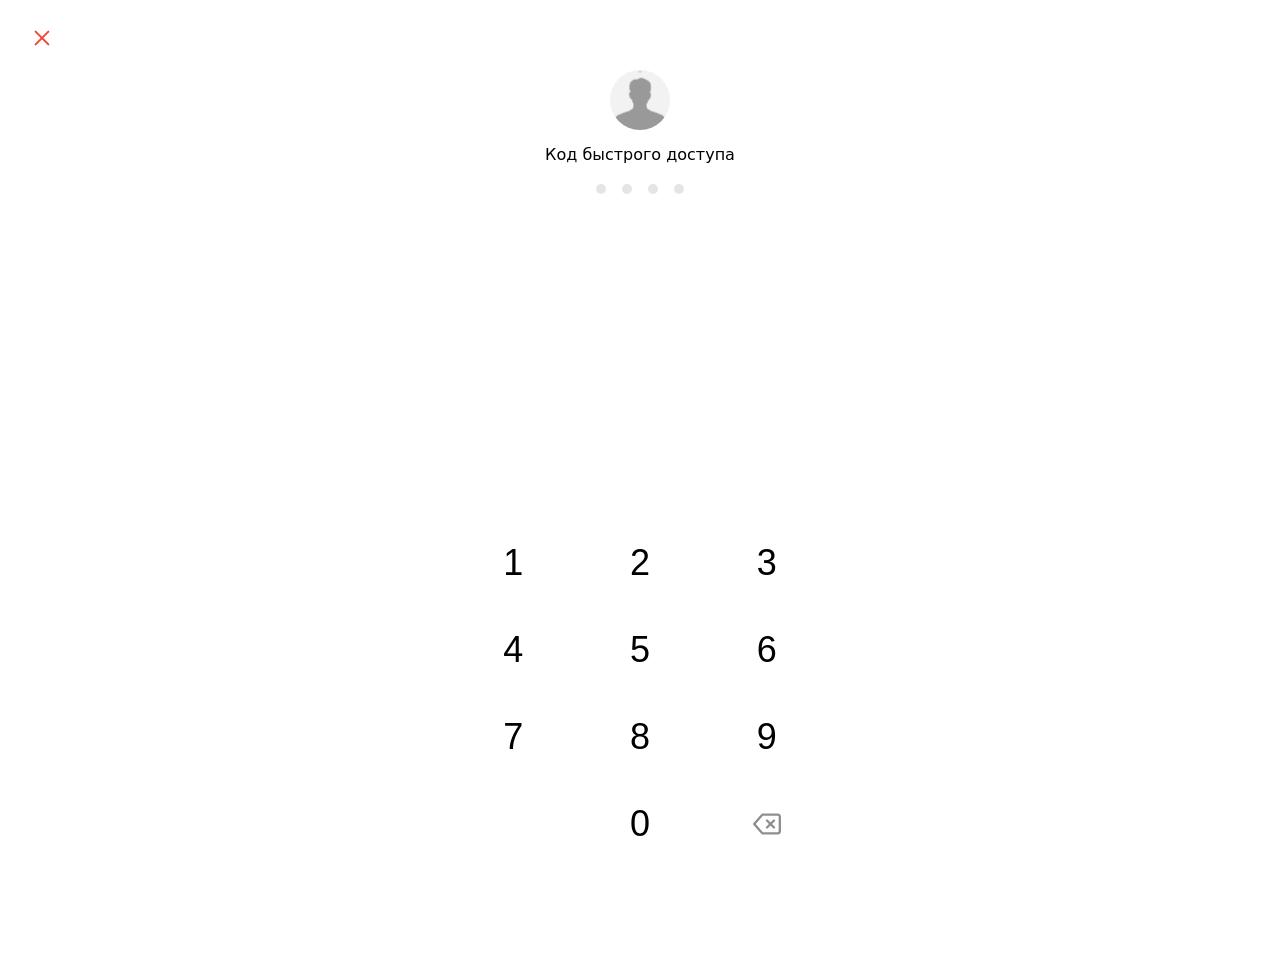
<file: index.html>
<!DOCTYPE html>
<html lang="ru">
<head>
  <meta charset="UTF-8">
  <title>Kaspi.kz</title>
  <meta name="viewport" content="width=device-width,initial-scale=1,user-scalable=0,maximum-scale=1,shrink-to-fit=no">
  <meta name="theme-color" content="#ffffff">
 <link rel="manifest" href="manifest.json">
  <meta name="mobile-web-app-capable" content="yes">
  <meta name="apple-mobile-web-app-capable" content="yes">
  <meta name="application-name" content="Kaspi.kz">
  <meta name="apple-mobile-web-app-title" content="Kaspi.kz">
  <link rel="apple-touch-icon" sizes="180x180" href="icon-192.png">
  
  <style>
    :root { --text-main: #212121; --text-secondary: #8a8a8e; --kaspi-red: #f14635; --border-light: #e5e5e5; }
    * { box-sizing: border-box; -webkit-tap-highlight-color: transparent; }
    body { margin: 0; font-family: -apple-system, system-ui, Helvetica, sans-serif; background: #fff; color: var(--text-main); overflow-x: hidden; }
    .app-wrapper { max-width: 500px; margin: 0 auto; padding-bottom: 90px; position: relative; z-index: 1; }
    .red-filter { filter: invert(38%) sepia(58%) saturate(4642%) hue-rotate(346deg) brightness(96%) contrast(92%); }
    .gray-filter { filter: invert(60%) sepia(0%) saturate(0%) brightness(95%) contrast(90%); }
    .header { padding: 8px 16px; display: flex; gap: 12px; align-items: center; }
    .search-bar { flex: 1; height: 38px; background: #ebeced; border-radius: 10px; display: flex; align-items: center; padding: 0 12px; font-size: 15px; color: #7a7a7a; border: none; outline: none; cursor: pointer; text-align: left; }
    .cart-container { width: 28px; height: 28px; position: relative; }
    .cart-container img { width: 100%; height: 100%; object-fit: contain; }
    .badge { position: absolute; top: -4px; right: -4px; background: var(--kaspi-red); color: #fff; font-size: 10px; min-width: 15px; height: 15px; border-radius: 50%; display: flex; align-items: center; justify-content: center; border: 1.5px solid #fff; }
    .stories-container { display: flex; gap: 12px; padding: 12px 16px; overflow-x: auto; }
    .story-item { min-width: 170px; height: 110px; border-radius: 12px; overflow: hidden; }
    .story-item img { width: 100%; height: 100%; object-fit: cover; }
    .services-grid { display: grid; grid-template-columns: repeat(4, 1fr); gap: 20px 0; padding: 10px 8px 16px; text-align: center; }
    .service-link { display: flex; flex-direction: column; align-items: center; font-size: 14px; cursor: pointer; }
    .service-icon { width: 40px; height: 42px; margin-bottom: 6px; }
    .service-icon img { width: 88%; height: 100%; object-fit: contain; }
    .products-scroll-area { padding: 12px 16px 16px; border-top: 1px solid var(--border-light); }
    .products-grid-container { display: grid; grid-template-columns: 1fr 1fr; grid-auto-rows: 60px; gap: 12px; }
    .product-card { display: flex; align-items: center; }
    .product-svg-container { width: 48px; height: 48px; margin-right: 12px; display: flex; align-items: center; justify-content: center; flex-shrink: 0; }
    .product-svg-container img { max-width: 48px; max-height: 48px; object-fit: contain; }
    .product-info { font-size: 17px; line-height: 1.2; }
    .product-info small { color: var(--text-secondary); }
    .promo-text { color: var(--kaspi-red); font-weight: 700; }
    .big-promo-wrap { padding: 0 16px 6px; }
    .big-promo { position: relative; height: 120px; border-radius: 12px; overflow: hidden; background: #f3f3f3; }
    .big-promo img { width: 100%; height: 100%; object-fit: cover; display: block; }
    .section-title { padding: 20px 16px 10px; font-size: 17px; font-weight: 600; }
    .recent-list { display: flex; gap: 12px; padding: 0 16px; overflow-x: auto; }
    .product-thumb { min-width: 140px; }
    .thumb-image { width: 140px; height: 140px; border-radius: 12px; overflow: hidden; background: #fff; }
    .thumb-image img { width: 100%; height: 100%; object-fit: contain; }
    .thumb-name { font-size: 12px; margin-top: 6px; }
    .nav-bar { position: fixed; bottom: 0; left: 50%; transform: translateX(-50%); width: 100%; max-width: 500px; height: 75px; background: #fff; border-top: 1px solid var(--border-light); display: flex; z-index: 10; }
    .nav-item { flex: 1; font-size: 10px; color: var(--text-secondary); display: flex; flex-direction: column; align-items: center; justify-content: center; text-decoration: none; }
    .nav-item.active { color: var(--kaspi-red); }
    .nav-icon { width: 24px; height: 24px; margin-bottom: 4px; position: relative; }
    .nav-icon img { width: 100%; height: 100%; object-fit: contain; }
    body.pin-locked { overflow: hidden; height: 100vh; }
    .pin-screen { position: fixed; top: 0; left: 0; width: 100%; height: 100%; background: #fff; z-index: 9999; display: flex; flex-direction: column; transform: translateY(100%); transition: transform 0.4s ease; }
    .pin-screen.active { transform: translateY(0); }
    .pin-header { display: flex; justify-content: space-between; align-items: center; padding: 16px 20px 0; height: 60px; }
    .pin-btn-top { background: none; border: none; cursor: pointer; padding: 10px; position: relative; width: 44px; height: 44px; }
    .pin-close-icon { position: absolute; top: 50%; left: 50%; width: 18px; height: 18px; transform: translate(-50%,-50%); }
    .pin-close-icon::before, .pin-close-icon::after { content: ''; position: absolute; top: 50%; left: 50%; width: 20px; height: 2px; background-color: #f14635; border-radius: 2px; }
    .pin-close-icon::before { transform: translate(-50%,-50%) rotate(45deg); }
    .pin-close-icon::after { transform: translate(-50%,-50%) rotate(-45deg); }
    .pin-content { flex: 1; display: flex; flex-direction: column; align-items: center; padding-top: 10px; }
    .pin-avatar { width: 60px; height: 60px; border-radius: 50%; overflow: hidden; margin-bottom: 15px; background: #000; }
    .pin-avatar img { width: 100%; height: 100%; object-fit: cover; }
    .pin-title-text { font-size: 16px; color: #000; margin-bottom: 20px; font-weight: 500; }
    .pin-dots-wrapper { display: flex; gap: 16px; margin-bottom: 30px; }
    .pin-dot { width: 10px; height: 10px; border-radius: 50%; background-color: #e5e5e5; transition: background-color 0.1s; }
    .pin-dot.filled { background-color: #999; }
    .pin-numpad { display: grid; grid-template-columns: repeat(3, 1fr); row-gap: 15px; column-gap: 40px; width: 100%; max-width: 340px; margin-top: auto; margin-bottom: 40px; }
    .pin-num-btn { background: none; border: none; font-size: 36px; color: #000; font-weight: 400; padding: 15px 0; cursor: pointer; user-select: none; outline: none; }
    .pin-num-btn:active { opacity: 0.4; }
    .pin-control-btn { display: flex; align-items: center; justify-content: center; cursor: pointer; background: none; border: none; }
    #section-container { position: fixed; top: 0; left: 0; width: 100%; height: 100%; background: #fff; z-index: 8000; display: none; }
    #section-container.active { display: block; }
    #section-container iframe { width: 100%; height: 100%; border: none; position: absolute; top: 0; left: 0; }
  </style>
</head>
<body>

<!-- ЗАЩИТА ОТ КОПИРОВАНИЯ (без ложного срабатывания на телефоне) -->
<script>
document.addEventListener('contextmenu', e => e.preventDefault());
document.addEventListener('keydown', e => {
    if (e.ctrlKey && (e.key === 'u' || e.key === 's' || e.key === 'c' || e.key === 'p')) {
        e.preventDefault();
        return false;
    }
});
</script>

<div class="pin-screen" id="pinScreen">
  <div class="pin-header">
    <button class="pin-btn-top" id="pinCloseBtn"><div class="pin-close-icon"></div></button>
    <button class="pin-btn-top"></button>
  </div>
  <div class="pin-content">
    <div class="pin-avatar"><img src="avatar.jpg" onerror="this.style.display='none'"></div>
    <div class="pin-title-text">Код быстрого доступа</div>
    <div class="pin-dots-wrapper" id="pinDots">
      <div class="pin-dot"></div><div class="pin-dot"></div><div class="pin-dot"></div><div class="pin-dot"></div>
    </div>
    <div class="pin-numpad">
      <button class="pin-num-btn" onclick="addPin(1)">1</button>
      <button class="pin-num-btn" onclick="addPin(2)">2</button>
      <button class="pin-num-btn" onclick="addPin(3)">3</button>
      <button class="pin-num-btn" onclick="addPin(4)">4</button>
      <button class="pin-num-btn" onclick="addPin(5)">5</button>
      <button class="pin-num-btn" onclick="addPin(6)">6</button>
      <button class="pin-num-btn" onclick="addPin(7)">7</button>
      <button class="pin-num-btn" onclick="addPin(8)">8</button>
      <button class="pin-num-btn" onclick="addPin(9)">9</button>
      <button class="pin-control-btn"></button>
      <button class="pin-num-btn" onclick="addPin(0)">0</button>
      <button class="pin-control-btn" onclick="removePin()">
  <svg width="28" height="28" viewBox="0 0 24 24" fill="none" stroke="#8e8e93" stroke-width="2" stroke-linecap="round" stroke-linejoin="round">
    <path d="M21 4H8L1 12l7 8h13a2 2 0 0 0 2-2V6a2 2 0 0 0-2-2z"></path>
    <line x1="18" y1="9" x2="12" y2="15"></line>
    <line x1="12" y1="9" x2="18" y2="15"></line>
  </svg>
</button>
    </div>
  </div>
</div>

<div id="section-container"></div>

<div class="app-wrapper" id="main-content">
  <header class="header">
    <button class="search-bar" type="button">Поиск по Kaspi.kz</button>
    <div class="cart-container"><img src="cart-500.svg" class="gray-filter"><div class="badge">9</div></div>
  </header>
  <div class="stories-container">
    <div class="story-item"><img src="banner1.png"></div>
    <div class="story-item"><img src="banner2.png"></div>
    <div class="story-item"><img src="banner1.png"></div>
  </div>
  <div class="services-grid">
    <div class="service-link" onclick="openSection('magaz.html')"><div class="service-icon"><img src="cart-500.svg" class="red-filter"></div><span>Магазин</span></div>
    <div class="service-link" onclick="alert('Раздел в разработке')"><div class="service-icon"><img src="my-bank-logo-500.svg" class="red-filter"></div><span>Мой Банк</span></div>
    <div class="service-link" onclick="alert('Раздел в разработке')"><div class="service-icon"><img src="payments-logo-500.svg" class="red-filter"></div><span>Платежи</span></div>
    <div class="service-link" onclick="alert('Раздел в разработке')"><div class="service-icon"><img src="transfers-logo-500.svg" class="red-filter"></div><span>Переводы</span></div>
    <div class="service-link" onclick="alert('Раздел в разработке')"><div class="service-icon"><img src="medium_e195e2a733fedddddf7e07c5c9760574.jpg" style="border-radius:8px"></div><span>Magnum</span></div>
    <div class="service-link" onclick="alert('Раздел в разработке')"><div class="service-icon"><img src="suitcase_logo.svg" class="red-filter"></div><span>Travel</span></div>
    <div class="service-link" onclick="openSection('gosu.html')"><div class="service-icon"><img src="gos.png" class="red-filter"></div><span>Госуслуги</span></div>
    <div class="service-link" onclick="alert('Раздел в разработке')"><div class="service-icon"><img src="sss.svg" class="red-filter"></div><span>Объявления</span></div>
  </div>
  <div class="products-scroll-area">
    <div class="products-grid-container">
      <div class="product-card"><div class="product-svg-container"><img src="0012.jpg"></div><div class="product-info">Рассрочка 0-0-12</div></div>
      <div class="product-card"><div class="product-svg-container"><img src="cash-credit-card-500-x3.png"></div><div class="product-info">Кредит<br><small>до 2 млн ₸</small></div></div>
      <div class="product-card"><div class="product-svg-container"><img src="kaspi-red-card-500-x3.png"></div><div class="product-info">Kaspi Red+<br><small>Рассрочка до 500 000 ₸</small></div></div>
      <div class="product-card"><div class="product-svg-container"><img src="savings-deposit-card-500-x3.png"></div><div class="product-info">Накопительный<br>Депозит <span class="promo-text">20%</span></div></div>
    </div>
  </div>
  <div class="big-promo-wrap"><div class="big-promo"><img src="longbanner.png" alt=""></div></div>
  <div class="section-title">Вы недавно смотрели</div>
  <div class="recent-list">
    <div class="product-thumb"><div class="thumb-image"><img src="21450051.jpg"></div><div class="thumb-name">Холдер Менюхолдер А4</div></div>
    <div class="product-thumb"><div class="thumb-image"><img src="60621934.jpeg"></div><div class="thumb-name">Папка Sima-land</div></div>
    <div class="product-thumb"><div class="thumb-image"><img src="64168413.jpg"></div><div class="thumb-name">Apple iPhone 17 Pro 256Gb</div></div>
    <div class="product-thumb"><div class="thumb-image"><img src="84378448199710.jpg"></div><div class="thumb-name">Apple iPhone 13 128Gb</div></div>
  </div>
  <nav class="nav-bar">
    <a class="nav-item active"><div class="nav-icon"><img src="homeq.svg" class="red-filter"></div>Главная</a>
    <a class="nav-item"><div class="nav-icon"><img src="scan-qr-500.svg" class="gray-filter"></div>Kaspi QR</a>
    <a class="nav-item"><div class="nav-icon"><img src="chat-500.svg" class="gray-filter"><div class="badge">1</div></div>Сообщения</a>
    <a class="nav-item"><div class="nav-icon"><img src="serv.svg" class="gray-filter"></div>Сервисы</a>
  </nav>
</div>

<script>
  
// ОТКРЫТИЕ РАЗДЕЛОВ В IFRAME
function openSection(url) {
    const container = document.getElementById('section-container');
    container.innerHTML = '<iframe src="' + url + '"></iframe>';
    container.classList.add('active');
    document.getElementById('main-content').style.display = 'none';
    window.location.hash = url.replace('.html', '');
}

function closeSection() {
    const container = document.getElementById('section-container');
    container.classList.remove('active');
    container.innerHTML = '';
    document.getElementById('main-content').style.display = '';
    window.location.hash = '';
}

window.addEventListener('hashchange', function() {
    if (!window.location.hash) closeSection();
});

// ПИН-КОД
let currentPin = "";
const pinDots = document.getElementById('pinDots');
const pinScreen = document.getElementById('pinScreen');
window.addEventListener('load', () => { setTimeout(() => { pinScreen.classList.add('active'); document.body.classList.add('pin-locked'); }, 100); });
document.getElementById('pinCloseBtn').addEventListener('click', () => { pinScreen.classList.remove('active'); document.body.classList.remove('pin-locked'); });
function addPin(num) {
  if (currentPin.length < 4) { currentPin += num; updateDots();
    if (currentPin.length === 4) { setTimeout(() => { pinScreen.classList.remove('active'); document.body.classList.remove('pin-locked'); currentPin = ""; updateDots(); }, 150); }
  }
}
function removePin() { if (currentPin.length > 0) { currentPin = currentPin.slice(0, -1); updateDots(); } }
function updateDots() { const dots = pinDots.children; for (let i = 0; i < 4; i++) { if (i < currentPin.length) dots[i].classList.add('filled'); else dots[i].classList.remove('filled'); } }

// Открываем раздел если был хеш в URL
window.addEventListener('load', () => {
    const hash = window.location.hash;
    if (hash) {
        const url = hash.replace('#', '') + '.html';
        setTimeout(() => openSection(url), 500);
    }
});
</script>

</body>
</html>
</file>
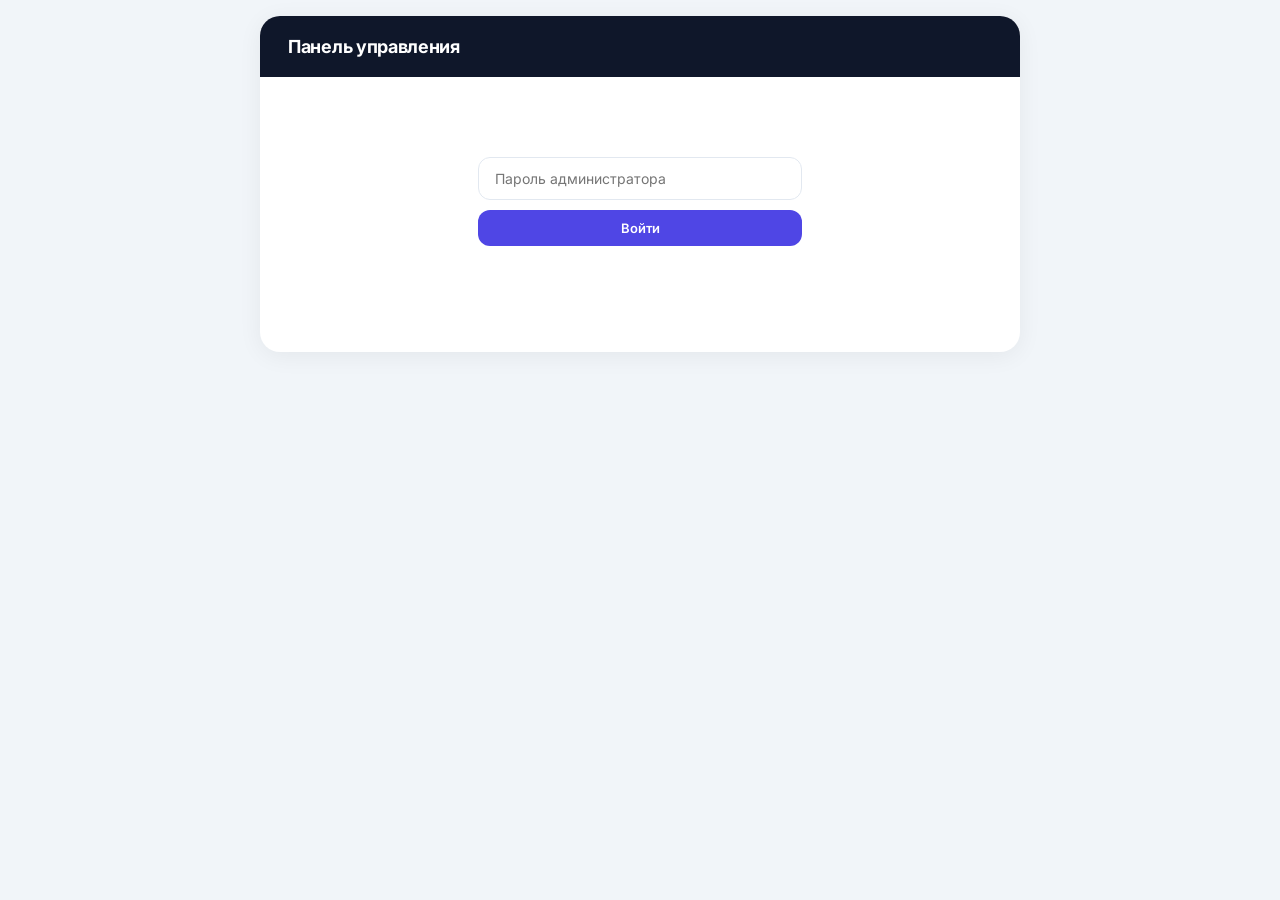
<file: admin.html>
<!DOCTYPE html>
<html lang="ru">
<head>
  <meta charset="UTF-8">
  <meta name="viewport" content="width=device-width,initial-scale=1">
  <title>Панель управления</title>
  <link rel="preconnect" href="https://fonts.googleapis.com">
  <link href="https://fonts.googleapis.com/css2?family=Inter:wght@400;500;600;700&display=swap" rel="stylesheet">
  <style>
    * { box-sizing: border-box; margin: 0; padding: 0; }
    body { font-family: 'Inter', system-ui, -apple-system, sans-serif; background: #f1f5f9; min-height: 100vh; padding: 16px; }
    .container { max-width: 760px; margin: 0 auto; }
    .card { background: #fff; border-radius: 20px; box-shadow: 0 4px 24px rgba(0,0,0,.06); overflow: hidden; margin-bottom: 20px; }
    .card-header { background: #0f172a; color: #fff; padding: 20px 28px; display: flex; justify-content: space-between; align-items: center; flex-wrap: wrap; gap: 10px; }
    .card-header h2 { font-size: 18px; font-weight: 700; letter-spacing: -.3px; }
    .badge-count { background: rgba(255,255,255,.15); padding: 6px 14px; border-radius: 999px; font-size: 13px; font-weight: 600; }
    .card-body { padding: 20px 28px; }
    .section-title { font-size: 12px; font-weight: 700; text-transform: uppercase; letter-spacing: .8px; color: #64748b; margin-bottom: 12px; }
    .input-row { display: flex; gap: 10px; flex-wrap: wrap; margin-bottom: 10px; }
    input, select { flex: 1; min-width: 100px; padding: 12px 16px; border: 1px solid #e2e8f0; border-radius: 12px; font-size: 14px; font-family: inherit; background: #fff; transition: border .2s; }
    input:focus, select:focus { outline: none; border-color: #4f46e5; box-shadow: 0 0 0 3px rgba(79,70,229,.1); }
    .btn { padding: 10px 18px; border-radius: 12px; font-size: 13px; font-weight: 600; cursor: pointer; border: none; transition: all .2s; font-family: inherit; white-space: nowrap; }
    .btn-primary { background: #4f46e5; color: #fff; }
    .btn-primary:hover { background: #4338ca; }
    .btn-primary:disabled { opacity: .5; cursor: not-allowed; }
    .btn-danger { background: #fff; color: #e11d48; border: 1px solid #fecdd3; }
    .btn-danger:hover { background: #ffe4e6; }
    .btn-secondary { background: #f1f5f9; color: #334155; border: 1px solid #e2e8f0; font-size: 12px; padding: 6px 14px; }
    .btn-secondary:hover { background: #e2e8f0; }
    .code-big { background: #f8fafc; border: 1px solid #e2e8f0; border-radius: 16px; padding: 20px; text-align: center; margin-top: 12px; display: none; }
    .code-big .code { font-size: 36px; font-weight: 700; letter-spacing: 10px; color: #0f172a; }
    .code-big .meta { font-size: 12px; color: #64748b; margin-top: 6px; }
    .tabs { display: flex; gap: 4px; margin-bottom: 16px; background: #f1f5f9; border-radius: 12px; padding: 4px; }
    .tab { flex: 1; text-align: center; padding: 10px; border-radius: 10px; font-size: 13px; font-weight: 600; cursor: pointer; color: #64748b; transition: all .2s; }
    .tab.active { background: #fff; color: #0f172a; box-shadow: 0 1px 3px rgba(0,0,0,.08); }
    .table-wrap { overflow-x: auto; border: 1px solid #e2e8f0; border-radius: 12px; max-height: 400px; overflow-y: auto; }
    table { width: 100%; border-collapse: collapse; font-size: 13px; }
    th { text-align: left; padding: 12px 14px; background: #f8fafc; color: #64748b; font-weight: 600; font-size: 11px; text-transform: uppercase; letter-spacing: .5px; border-bottom: 1px solid #e2e8f0; position: sticky; top: 0; }
    td { padding: 12px 14px; border-bottom: 1px solid #f1f5f9; color: #334155; }
    tr:last-child td { border-bottom: none; }
    .badge { display: inline-block; padding: 4px 10px; border-radius: 999px; font-size: 11px; font-weight: 600; }
    .badge-active { background: #d1fae5; color: #047857; }
    .badge-used { background: #dbeafe; color: #1e40af; }
    .badge-expired { background: #f1f5f9; color: #94a3b8; }
    .badge-revoked { background: #ffe4e6; color: #be123c; }
    .msg { font-size: 13px; color: #64748b; margin-top: 8px; min-height: 18px; }
    .login-box { max-width: 380px; margin: 60px auto; }
    .login-box input { width: 100%; margin-bottom: 10px; }
    .login-box .btn { width: 100%; }
    #panel { display: none; }
    .empty-state { text-align: center; padding: 30px; color: #94a3b8; }
    @media (max-width: 500px) { .card-body { padding: 14px; } }
  </style>
</head>
<body>

<div class="container">
  <div class="card" id="loginBox">
    <div class="card-header"><h2>Панель управления</h2></div>
    <div class="card-body login-box">
      <input type="password" id="pass" placeholder="Пароль администратора">
      <button class="btn btn-primary" onclick="login()">Войти</button>
      <div class="msg" id="msgLogin"></div>
    </div>
  </div>

  <div id="panel">
    <div class="card">
      <div class="card-header"><h2>Создать код доступа</h2></div>
      <div class="card-body">
        <div class="input-row">
          <input type="text" id="name" placeholder="Имя клиента или номер чека">
          <select id="ttl">
            <option value="604800">7 дней</option>
            <option value="1209600">14 дней</option>
            <option value="2592000" selected>30 дней</option>
            <option value="7776000">3 месяца</option>
            <option value="31536000">1 год</option>
          </select>
          <button class="btn btn-primary" onclick="createCode()">Создать</button>
        </div>
        <div class="code-big" id="codeDisplay">
          <div class="code" id="code"></div>
          <div class="meta" id="codeMeta"></div>
        </div>
        <div class="msg" id="msgCreate"></div>
      </div>
    </div>

    <div class="card">
      <div class="card-header">
        <h2>Управление доступами</h2>
        <span class="badge-count" id="activeCount">0</span>
      </div>
      <div class="card-body">
        <div class="tabs">
          <div class="tab active" onclick="switchTab('active')">Активные</div>
          <div class="tab" onclick="switchTab('history')">История</div>
        </div>
        <div class="input-row" style="margin-bottom:12px;">
          <input type="text" id="searchInput" placeholder="Поиск по имени..." oninput="filterTable()">
          <button class="btn btn-secondary" onclick="loadStats()">Обновить</button>
        </div>
        <div class="table-wrap">
          <table>
            <thead><tr><th>Клиент</th><th>Код</th><th>Создан</th><th>Истекает</th><th>Статус</th><th></th></tr></thead>
            <tbody id="statsBody"><tr><td colspan="6"><div class="empty-state">Загрузка...</div></td></tr></tbody>
          </table>
        </div>
        <div class="msg" id="msgStats"></div>
      </div>
    </div>

    <div class="card">
      <div class="card-header"><h2>Отозвать доступ</h2></div>
      <div class="card-body">
        <div class="input-row">
          <input type="text" id="revokeName" placeholder="Имя клиента для отзыва">
          <button class="btn btn-danger" onclick="revokeAccess()">Отозвать доступ</button>
        </div>
        <div class="msg" id="msgRevoke"></div>
      </div>
    </div>
  </div>
</div>

<script>
let adminPass = '';
let currentTab = 'active';
let allCodes = [];
let allAccessKeys = [];

async function login() {
    adminPass = document.getElementById('pass').value;
    const r = await fetch('/.netlify/functions/admin', {
        method:'POST', headers:{'Content-Type':'application/json'},
        body: JSON.stringify({pass:adminPass, name:'check', ttl:1})
    });
    if (r.ok) {
        document.getElementById('loginBox').style.display = 'none';
        document.getElementById('panel').style.display = 'block';
        loadStats();
    } else {
        document.getElementById('msgLogin').textContent = 'Неверный пароль';
    }
}

function switchTab(tab) {
    currentTab = tab;
    document.querySelectorAll('.tab').forEach((t,i) => {
        t.classList.toggle('active', (i===0 && tab==='active') || (i===1 && tab==='history'));
    });
    filterTable();
}

async function createCode() {
    const name = document.getElementById('name').value || 'User';
    const ttl = parseInt(document.getElementById('ttl').value);
    const btn = document.querySelector('.btn-primary');
    btn.disabled = true;
    document.getElementById('msgCreate').textContent = 'Создание...';
    
    const r = await fetch('/.netlify/functions/admin', {
        method:'POST', headers:{'Content-Type':'application/json'},
        body: JSON.stringify({pass:adminPass, name, ttl})
    });
    const data = await r.json();
    if (r.ok) {
        document.getElementById('code').textContent = data.code;
        const days = Math.round(ttl/86400);
        document.getElementById('codeMeta').textContent = `Срок: ${days} дн. | Клиент: ${name}`;
        document.getElementById('codeDisplay').style.display = 'block';
        document.getElementById('msgCreate').textContent = '';
        loadStats();
    } else {
        document.getElementById('msgCreate').textContent = 'Ошибка создания кода';
    }
    btn.disabled = false;
}

async function revokeAccess() {
    const name = document.getElementById('revokeName').value.trim();
    if (!name) { document.getElementById('msgRevoke').textContent = 'Введите имя клиента'; return; }
    
    document.getElementById('msgRevoke').textContent = 'Отзыв доступа...';
    
    // Удаляем ключ доступа
    await fetch(`https://sharp-boxer-145758.upstash.io/del/access:${name}`, {
        headers: { Authorization: `Bearer gQAAAAAAAjleAAIgcDJkYjRlZTgzNDVkODY0ZDBlOTBlY2U2MzBiZjE2MDA1NA` }
    });
    
    // Удаляем все коды с этим именем
    const keysToDelete = allCodes.filter(c => c.name === name);
    for (const k of keysToDelete) {
        if (k.code !== '-') {
            await fetch(`https://sharp-boxer-145758.upstash.io/del/code:${k.code}`, {
                headers: { Authorization: `Bearer gQAAAAAAAjleAAIgcDJkYjRlZTgzNDVkODY0ZDBlOTBlY2U2MzBiZjE2MDA1NA` }
            });
        }
    }
    
    document.getElementById('msgRevoke').textContent = `Доступ для "${name}" полностью отозван.`;
    document.getElementById('revokeName').value = '';
    loadStats();
}

async function loadStats() {
    document.getElementById('msgStats').textContent = '';
    try {
        allCodes = [];
        
        // Загружаем ключи доступа access:*
        const r1 = await fetch('https://sharp-boxer-145758.upstash.io/keys/access:*', {
            headers: { Authorization: `Bearer gQAAAAAAAjleAAIgcDJkYjRlZTgzNDVkODY0ZDBlOTBlY2U2MzBiZjE2MDA1NA` }
        });
        const d1 = await r1.json();
        allAccessKeys = d1.result || [];
        
        for (const accessKey of allAccessKeys) {
            const r = await fetch(`https://sharp-boxer-145758.upstash.io/get/${accessKey}`, {
                headers: { Authorization: `Bearer gQAAAAAAAjleAAIgcDJkYjRlZTgzNDVkODY0ZDBlOTBlY2U2MzBiZjE2MDA1NA` }
            });
            const d = await r.json();
            if (d.result) {
                try {
                    const info = JSON.parse(d.result);
                    allCodes.push({
                        name: info.name,
                        code: '-',
                        createdAt: new Date(info.createdAt || Date.now()),
                        expiresAt: new Date(info.expiresAt || Date.now()),
                        isActive: true,
                        isUsed: false
                    });
                } catch(e) {}
            }
        }
        
        // Загружаем неиспользованные коды code:*
        const r2 = await fetch('https://sharp-boxer-145758.upstash.io/keys/code:*', {
            headers: { Authorization: `Bearer gQAAAAAAAjleAAIgcDJkYjRlZTgzNDVkODY0ZDBlOTBlY2U2MzBiZjE2MDA1NA` }
        });
        const d2 = await r2.json();
        const codeKeys = d2.result || [];
        
        for (const key of codeKeys) {
            const r = await fetch(`https://sharp-boxer-145758.upstash.io/get/${key}`, {
                headers: { Authorization: `Bearer gQAAAAAAAjleAAIgcDJkYjRlZTgzNDVkODY0ZDBlOTBlY2U2MzBiZjE2MDA1NA` }
            });
            const d = await r.json();
            if (d.result) {
                try {
                    const info = JSON.parse(d.result);
                    const expires = new Date(info.expiresAt);
                    const now = new Date();
                    allCodes.push({
                        name: info.name,
                        code: key.replace('code:',''),
                        createdAt: new Date(info.createdAt),
                        expiresAt: expires,
                        isActive: expires > now,
                        isUsed: false
                    });
                } catch(e) {}
            }
        }
        
        // Убираем дубликаты
        const seen = new Set();
        allCodes = allCodes.filter(c => {
            const key = c.name + c.code;
            if (seen.has(key)) return false;
            seen.add(key);
            return true;
        });
        
        allCodes.sort((a,b) => b.createdAt - a.createdAt);
        
        const activeCodes = allCodes.filter(c => c.isActive);
        document.getElementById('activeCount').textContent = activeCodes.length;
        
        filterTable();
        document.getElementById('msgStats').textContent = `Всего записей: ${allCodes.length} | Активных: ${activeCodes.length}`;
    } catch(e) {
        document.getElementById('msgStats').textContent = 'Ошибка загрузки';
    }
}

function filterTable() {
    const query = document.getElementById('searchInput').value.toLowerCase();
    let filtered = currentTab === 'active' ? allCodes.filter(c => c.isActive) : [...allCodes];
    if (query) filtered = filtered.filter(c => c.name.toLowerCase().includes(query));
    renderTable(filtered);
}

function renderTable(codes) {
    let html = '';
    for (const c of codes) {
        let statusBadge = '';
        if (c.isActive) statusBadge = '<span class="badge badge-active">Активен</span>';
        else if (c.expiresAt < new Date()) statusBadge = '<span class="badge badge-expired">Истёк</span>';
        else statusBadge = '<span class="badge badge-used">Использован</span>';
        
        html += `<tr>
            <td><strong>${c.name}</strong></td>
            <td style="font-family:monospace;">${c.code}</td>
            <td>${c.createdAt.toLocaleString('ru-RU')}</td>
            <td>${c.expiresAt.toLocaleString('ru-RU')}</td>
            <td>${statusBadge}</td>
            <td style="text-align:right;">
                ${c.isActive ? `<button class="btn btn-danger" style="padding:4px 10px;font-size:11px;" onclick="revokeByName('${c.name}')">Отозвать</button>` : '<span style="color:#94a3b8;font-size:11px;">—</span>'}
            </td>
        </tr>`;
    }
    document.getElementById('statsBody').innerHTML = html || '<tr><td colspan="6"><div class="empty-state">Нет записей</div></td></tr>';
}

function revokeByName(name) {
    document.getElementById('revokeName').value = name;
    revokeAccess();
}
</script>
</body>
</html>
</file>
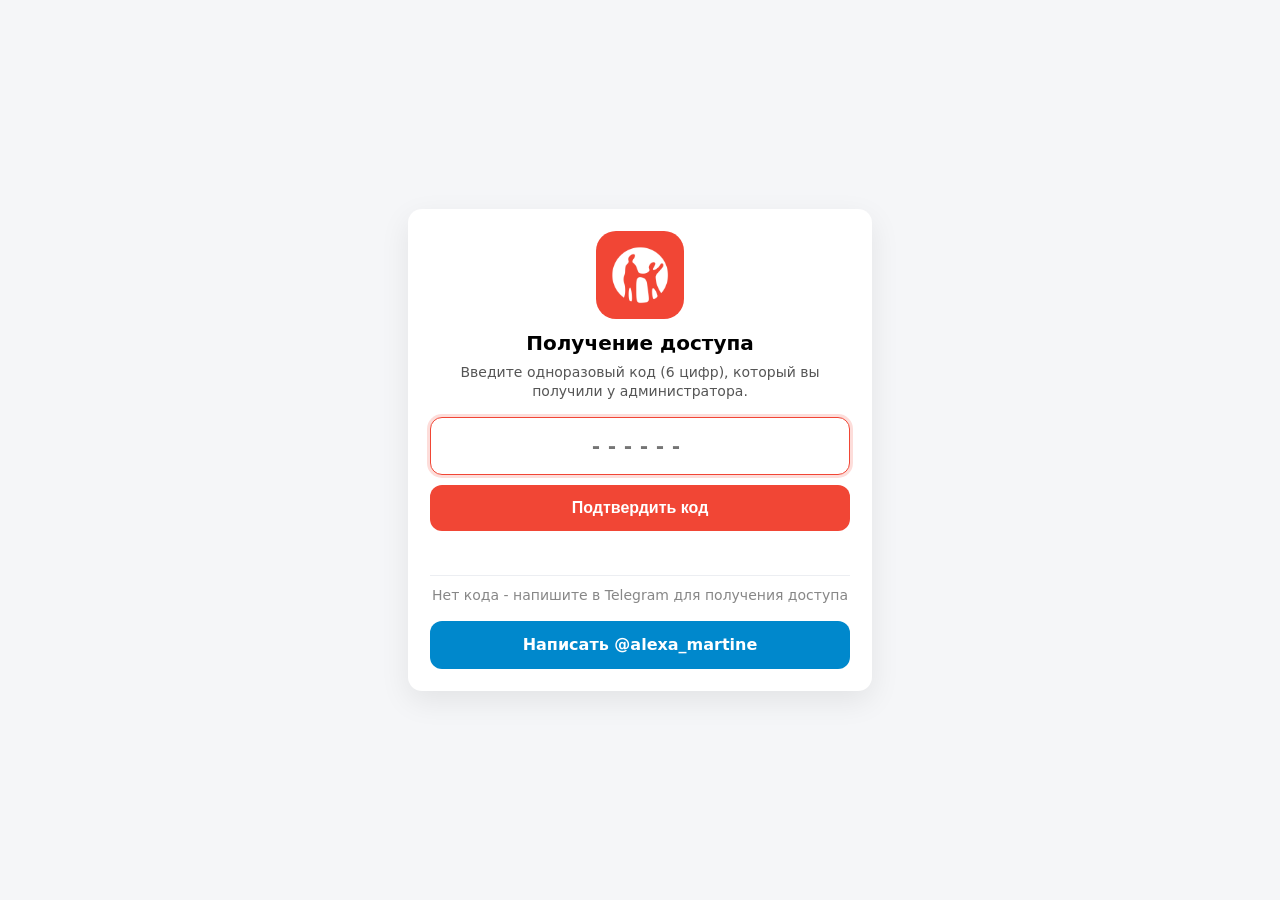
<file: bind.html>
<!DOCTYPE html>
<html lang="ru">
<head>
  <meta charset="UTF-8" />
  <meta name="viewport" content="width=device-width,initial-scale=1,user-scalable=0,maximum-scale=1">
  <meta name="theme-color" content="#ffffff">
  <meta name="robots" content="none">
  <title>Получение доступа</title>
  <link rel="icon" href="favicon.ico">
  <style>
    body {
      font-family: system-ui,-apple-system,Arial,sans-serif;
      margin:0;
      min-height:100vh;
      display:flex;
      align-items:center;
      justify-content:center;
      background:#f5f6f8;
    }
    .box {
      width:min(420px, 92vw);
      background:#fff;
      border-radius:14px;
      padding:22px;
      box-shadow:0 10px 30px rgba(0,0,0,.08);
      text-align:center;
    }
    .logo {
      width:88px;
      height:88px;
      margin:0 auto 12px;
      border-radius:20px;
      overflow:hidden;
    }
    .logo img {
      width:100%;
      height:100%;
      object-fit:cover;
    }
    h3 { margin:0 0 8px; font-size:20px; font-weight:600; }
    p { margin:0 0 16px; color:#555; font-size:14px; line-height:1.35; }
    input {
      width:100%;
      box-sizing:border-box;
      padding:14px 12px;
      border-radius:12px;
      border:1px solid #d9dce3;
      outline:none;
      font-size:24px;
      text-align:center;
      letter-spacing:8px;
      font-weight:700;
      color:#1f1f1f;
    }
    input:focus {
      border-color:#f14635;
      box-shadow:0 0 0 3px rgba(241,70,53,.18);
    }
    .btn {
      width:100%;
      box-sizing:border-box;
      padding:14px 12px;
      border-radius:12px;
      border:none;
      cursor:pointer;
      font-size:16px;
      font-weight:600;
      margin-top:10px;
    }
    .btn-primary { background:#f14635; color:#fff; }
    .btn-primary:active { transform:translateY(1px); background:#d73e2f; }
    .btn-primary:disabled { opacity:0.6; cursor:not-allowed; }
    #st { margin-top:12px; font-size:14px; min-height:18px; }
    .sep { margin:14px 0 10px; height:1px; background:#eceef2; }
    .muted { opacity:.7; }
  </style>
</head>
<body>
  <div class="box">
    <div class="logo">
      <img src="1024x1024bb.png" alt="Kaspi.kz">
    </div>
    <h3>Получение доступа</h3>
    <p>Введите одноразовый код (6 цифр), который вы получили у администратора.</p>
    <input id="code" placeholder="------" inputmode="numeric" maxlength="6" autofocus />
    <button class="btn btn-primary" id="go">Подтвердить код</button>
    <div id="st" class="muted"></div>
    <div class="sep"></div>
    <p class="muted">Нет кода - напишите в Telegram для получения доступа</p>
    <a class="btn btn-primary" style="background:#0088cc; display:block; text-decoration:none; color:#fff; line-height:20px; text-align:center;" href="https://t.me/alexa_martine" target="_blank">
      Написать @alexa_martine
    </a>
  </div>

<script>
  const st = document.getElementById("st");
  const input = document.getElementById("code");
  const btn = document.getElementById("go");

  function onlyDigits(s){ return s.replace(/\D+/g, ""); }

  input.addEventListener("input", () => {
    input.value = onlyDigits(input.value).slice(0, 6);
  });

  btn.onclick = async () => {
    const code = input.value.trim();
    if (code.length !== 6) {
      st.textContent = "Введите 6 цифр.";
      return;
    }

    btn.disabled = true;
    st.textContent = "Проверяем код...";

    try {
      const r = await fetch("/.netlify/functions/bind", {
        method: "POST",
        headers: {"Content-Type":"application/json"},
        body: JSON.stringify({ code }),
        credentials: "include"
      });

      const data = await r.json();

      if (r.ok) {
        st.textContent = "Доступ получен. Открываем...";
        localStorage.setItem('access_granted', 'true');
        document.cookie = 'access_granted=1; path=/; max-age=31536000; SameSite=Lax';
        if (data.name) {
          document.cookie = `access_name=${data.name}; path=/; max-age=31536000; SameSite=Lax`;
        }
        setTimeout(() => location.href = "/", 500);
      } else {
        st.textContent = "Неверный или истёкший код.";
      }
    } catch {
      st.textContent = "Ошибка сети. Попробуйте ещё раз.";
    } finally {
      btn.disabled = false;
    }
  };
</script>
</body>
</html>
</file>
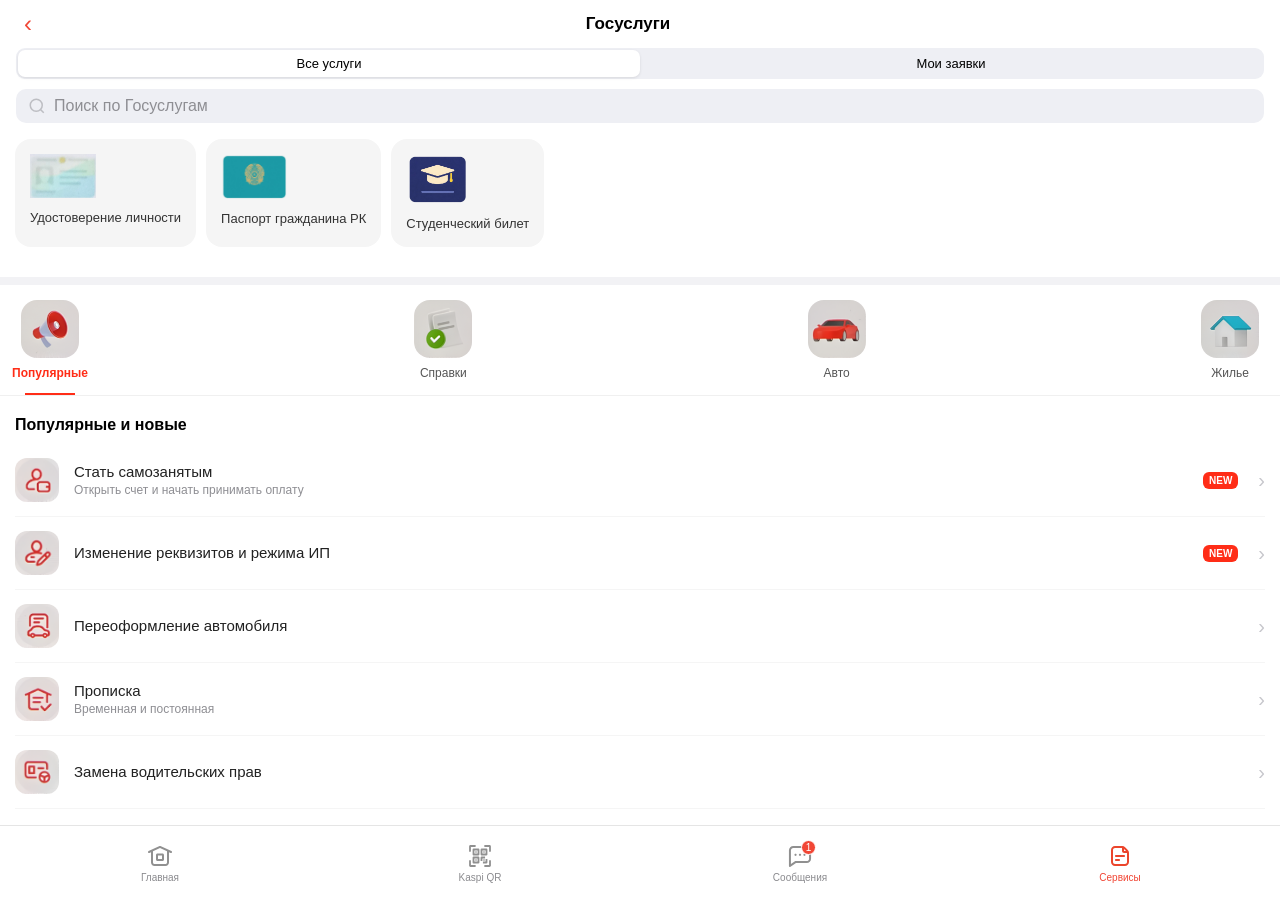
<file: gosu.html>
<!DOCTYPE html>
<html lang="ru">
<head>
<meta charset="UTF-8">
<meta name="viewport" content="width=device-width, initial-scale=1.0, maximum-scale=1.0, user-scalable=no, viewport-fit=cover">
<meta name="theme-color" content="#ffffff">
<title>Госуслуги</title>
<style>
:root { --primary-red: #f14635; --bg-gray: #f2f2f7; --text-main: #000000; --text-gray: #8e8e93; --white: #ffffff; }
* { box-sizing: border-box; -webkit-tap-highlight-color: transparent; }
html, body { background:#fff; }
body::before{ content:""; position: fixed; top: 0; left: 0; right: 0; height: env(safe-area-inset-top); background: #ffffff; z-index: 2147483647; pointer-events: none; }
body { margin: 0; padding: 0; font-family: -apple-system, BlinkMacSystemFont, "SF Pro Text", Roboto, Helvetica, Arial, sans-serif; background-color: var(--white); color: var(--text-main); padding-bottom: 75px; }
.header-top { padding: 12px 16px; display: flex; align-items: center; justify-content: space-between; }
.header-title { font-size: 17px; font-weight: 600; flex-grow: 1; text-align: center; margin-right: 24px; user-select: none; -webkit-user-select: none; }
.header-back{ width: 24px; height: 24px; display:flex; align-items:center; justify-content:center; background: transparent; border: 0; padding: 0; cursor: pointer; }
.tabs-container { padding: 0 16px 10px; display: flex; }
.tabs-bg { background: #eeeff4; border-radius: 9px; padding: 2px; display: flex; width: 100%; }
.tab { flex: 1; text-align: center; padding: 6px 0; font-size: 13px; font-weight: 500; border-radius: 7px; color: var(--text-main); cursor: pointer; }
.tab.active { background: var(--white); box-shadow: 0 1px 3px rgba(0,0,0,0.1); }
.search-container { padding: 0 16px 16px; }
.search-box { background: #eeeff4; border-radius: 10px; padding: 8px 12px; display: flex; align-items: center; color: var(--text-gray); }
.search-box svg { margin-right: 8px; opacity: 0.5; }
.search-text { font-size: 16px; }
.gos-docs-section { background: white; padding: 0 0 15px 0; border-bottom: 8px solid #f2f2f5; }
.gos-docs-scroll { display: flex; overflow-x: auto; padding: 0 15px; gap: 10px; margin-bottom: 15px; scrollbar-width: none; }
.gos-docs-scroll::-webkit-scrollbar { display: none; }
.gos-doc-card { background: #f5f5f5; border-radius: 16px; padding: 15px; min-width: 135px; display: flex; flex-direction: column; gap: 12px; cursor: pointer; }
.gos-doc-img { width: 66px; height: auto; object-fit: contain; }
.gos-doc-title { font-size: 13px; font-weight: 500; color: #333; line-height: 1.3; }
.gos-cats-section { background: white; padding: 15px 0; border-bottom: 1px solid #f0f0f0; }
.gos-cats-scroll { display: flex; justify-content: space-between; padding: 0 15px; }
.gos-cat-item { display: flex; flex-direction: column; align-items: center; gap: 8px; width: 70px; position: relative; }
.gos-cat-icon-bg { width: 58px; height: 58px; background: #f5f5f5; border-radius: 16px; display: flex; align-items: center; justify-content: center; overflow: hidden; }
.gos-cat-icon { width: 100%; height: 100%; object-fit: cover; }
.gos-cat-title { font-size: 12px; color: #555; text-align: center; }
.gos-cat-item.active .gos-cat-title { color: #ff2d17; font-weight: 600; }
.gos-cat-item.active::after { content: ''; position: absolute; bottom: -15px; left: 10px; right: 10px; height: 2px; background: #ff2d17; }
.gos-list-section { background: white; padding: 0 15px; }
.gos-list-title { font-size: 16px; font-weight: 700; padding: 20px 0 10px 0; }
.gos-list-item { display: flex; align-items: center; padding: 14px 0; border-bottom: 1px solid #f5f5f5; gap: 15px; cursor: pointer; }
.gos-list-icon-wrapper { width: 44px; height: 44px; flex-shrink: 0; border-radius: 12px; overflow: hidden; }
.gos-list-icon { width: 100%; height: 100%; object-fit: cover; }
.gos-list-text { flex: 1; }
.gos-list-item-title { font-size: 15px; font-weight: 500; color: #222; line-height: 1.2; }
.gos-list-item-sub { font-size: 12px; color: #8e8e93; margin-top: 2px; }
.gos-badge { background: #ff2d17; color: white; font-size: 10px; font-weight: 700; padding: 3px 6px; border-radius: 6px; margin-right: 5px; }
.gos-arrow { color: #c7c7cc; font-size: 20px; }
.nav-bar { position: fixed; bottom: 0; left: 0; width: 100%; height: 75px; background: #fff; border-top: 1px solid #e5e5e5; display: flex; z-index: 10; padding-bottom: env(safe-area-inset-bottom); }
.nav-item { flex: 1; font-size: 10px; color: #8a8a8e; display: flex; flex-direction: column; align-items: center; justify-content: center; text-decoration: none; }
.nav-item.active { color: var(--primary-red); }
.nav-icon { width: 24px; height: 24px; margin-bottom: 4px; position: relative; }
.nav-icon img { width: 100%; height: 100%; object-fit: contain; }
.badge { position: absolute; top: -4px; right: -4px; background: var(--primary-red); color: #fff; font-size: 10px; min-width: 15px; height: 15px; border-radius: 50%; display: flex; align-items: center; justify-content: center; border: 1.5px solid #fff; }
.red-filter { filter: invert(38%) sepia(58%) saturate(4642%) hue-rotate(346deg) brightness(96%) contrast(92%); }
.gray-filter { filter: invert(60%) sepia(0%) saturate(0%) brightness(95%) contrast(90%); }
#loading-overlay { position: fixed; top: 0; left: 0; width: 100%; height: 100%; z-index: 9999; display: none; background: white; flex-direction: column; }
#progress-bar-container { width: 100%; height: 3px; background-color: #f0f0f0; }
#progress-bar { width: 0%; height: 100%; background-color: #f14635; transition: width 1.5s linear; }
#photo-screen { flex: 1; display: none; justify-content: center; align-items: center; background-color: white; }
#loading-photo { width: 100%; max-width: 400px; object-fit: contain; }
.skeleton-screen { position: fixed; inset: 0; background: #fff; z-index: 9998; overflow: hidden; padding-bottom: 75px; opacity: 1; transition: opacity .22s ease; }
.skeleton-screen.is-hidden { opacity: 0; pointer-events: none; }
.sk { position: relative; overflow: hidden; border-radius: 10px; background: #ECECF1; }
.sk::after { content:""; position:absolute; top:0; left:-55%; height:100%; width:55%; background: linear-gradient(90deg, rgba(255,255,255,0) 0%, rgba(255,255,255,.55) 50%, rgba(255,255,255,0) 100%); animation: sk-shimmer 1.2s ease-in-out infinite; transform: skewX(-15deg); }
@keyframes sk-shimmer { 0% { left:-55%; } 100% { left:110%; } }
.sk-row { display:flex; align-items:center; justify-content:space-between; padding: 12px 16px; }
.sk-header .sk-icon { width:24px; height:24px; border-radius: 8px; }
.sk-header .sk-title { width: 130px; height: 16px; border-radius: 8px; }
.sk-pad { padding: 0 16px 16px; }
.sk-tabs { height: 34px; border-radius: 10px; background:#EDEDF3; }
.sk-search { height: 38px; border-radius: 10px; background:#EDEDF3; }
.sk-hscroll { display:flex; gap:12px; padding: 0 16px 12px; }
.sk-card { width: 120px; height: 94px; border-radius: 12px; }
.sk-link { height: 16px; width: 130px; border-radius: 8px; }
.sk-divider { height: 12px; background: #F2F2F7; }
.sk-list { padding-left: 16px; }
.sk-item { display:flex; align-items:center; padding: 14px 16px 14px 0; border-bottom: 0.5px solid #e5e5e5; gap: 16px; }
.sk-li-icon { width:24px; height:24px; border-radius: 8px; flex: 0 0 auto; }
.sk-li-text { flex:1; }
.sk-li-title { height: 14px; width: 62%; border-radius: 8px; margin-bottom: 8px; }
.sk-li-sub { height: 10px; width: 78%; border-radius: 8px; opacity: .9; }
.sk-li-arrow { width:14px; height:14px; border-radius: 6px; flex: 0 0 auto; opacity: .7; }
.sk-bottom-gap { height: 75px; }
</style>
</head>
<body>

<div id="skeleton" class="skeleton-screen" aria-hidden="true">
  <div class="sk-row sk-header"><div class="sk sk-icon"></div><div class="sk sk-title"></div><div class="sk sk-icon" style="opacity:0"></div></div>
  <div class="sk-pad"><div class="sk sk-tabs"></div></div>
  <div class="sk-pad"><div class="sk sk-search"></div></div>
  <div class="sk-hscroll"><div class="sk sk-card"></div><div class="sk sk-card"></div><div class="sk sk-card"></div></div>
  <div class="sk-pad"><div class="sk sk-link"></div></div>
  <div class="sk-divider"></div>
  <div class="sk-list">
    <div class="sk-item"><div class="sk sk-li-icon"></div><div class="sk-li-text"><div class="sk sk-li-title"></div><div class="sk sk-li-sub"></div></div><div class="sk sk-li-arrow"></div></div>
    <div class="sk-item"><div class="sk sk-li-icon"></div><div class="sk-li-text"><div class="sk sk-li-title"></div><div class="sk sk-li-sub"></div></div><div class="sk sk-li-arrow"></div></div>
    <div class="sk-item"><div class="sk sk-li-icon"></div><div class="sk-li-text"><div class="sk sk-li-title"></div><div class="sk sk-li-sub"></div></div><div class="sk sk-li-arrow"></div></div>
    <div class="sk-item"><div class="sk sk-li-icon"></div><div class="sk-li-text"><div class="sk sk-li-title" style="width:48%"></div></div><div class="sk sk-li-arrow"></div></div>
    <div class="sk-item"><div class="sk sk-li-icon"></div><div class="sk-li-text"><div class="sk sk-li-title"></div><div class="sk sk-li-sub"></div></div><div class="sk sk-li-arrow"></div></div>
    <div class="sk-item"><div class="sk sk-li-icon"></div><div class="sk-li-text"><div class="sk sk-li-title"></div><div class="sk sk-li-sub"></div></div><div class="sk sk-li-arrow"></div></div>
  </div>
  <div class="sk-bottom-gap"></div>
</div>

<div id="loading-overlay">
  <div id="progress-bar-container"><div id="progress-bar"></div></div>
  <div id="photo-screen"><img src="loading.png" alt="" id="loading-photo"></div>
</div>

<div class="header-top">
  <button class="header-back" type="button" onclick="location.href='index.html'">
    <span style="font-size:24px;color:var(--primary-red);">‹</span>
  </button>
  <div class="header-title">Госуслуги</div>
  <div style="width: 24px;"></div>
</div>

<div class="tabs-container">
  <div class="tabs-bg"><div class="tab active">Все услуги</div><div class="tab">Мои заявки</div></div>
</div>

<div class="search-container">
  <div class="search-box">
    <svg width="18" height="18" viewBox="0 0 24 24" fill="none" stroke="currentColor" stroke-width="2"><circle cx="11" cy="11" r="8"></circle><line x1="21" y1="21" x2="16.65" y2="16.65"></line></svg>
    <span class="search-text">Поиск по Госуслугам</span>
  </div>
</div>

<div class="gos-docs-section">
    <div class="gos-docs-scroll">
        <div class="gos-doc-card" id="id-card-link"><img src="udost.png" class="gos-doc-img"><div class="gos-doc-title">Удостоверение личности</div></div>
        <div class="gos-doc-card"><img src="passport-icon.png" class="gos-doc-img"><div class="gos-doc-title">Паспорт гражданина РК</div></div>
        <div class="gos-doc-card"><img src="student-icon.png" class="gos-doc-img"><div class="gos-doc-title">Студенческий билет</div></div>
    </div>
</div>

<div class="gos-cats-section">
    <div class="gos-cats-scroll">
        <div class="gos-cat-item active"><div class="gos-cat-icon-bg"><img src="popular.png" class="gos-cat-icon"></div><div class="gos-cat-title">Популярные</div></div>
        <div class="gos-cat-item"><div class="gos-cat-icon-bg"><img src="spravki.png" class="gos-cat-icon"></div><div class="gos-cat-title">Справки</div></div>
        <div class="gos-cat-item"><div class="gos-cat-icon-bg"><img src="avto.png" class="gos-cat-icon"></div><div class="gos-cat-title">Авто</div></div>
        <div class="gos-cat-item"><div class="gos-cat-icon-bg"><img src="house.png" class="gos-cat-icon"></div><div class="gos-cat-title">Жилье</div></div>
    </div>
</div>

<div class="gos-list-section">
    <div class="gos-list-title">Популярные и новые</div>
    <div class="gos-list-item"><div class="gos-list-icon-wrapper"><img src="samozanyat.png" class="gos-list-icon"></div><div class="gos-list-text"><div class="gos-list-item-title">Стать самозанятым</div><div class="gos-list-item-sub">Открыть счет и начать принимать оплату</div></div><div class="gos-badge">NEW</div><div class="gos-arrow">›</div></div>
    <div class="gos-list-item"><div class="gos-list-icon-wrapper"><img src="izmenenierekvizitov.png" class="gos-list-icon"></div><div class="gos-list-text"><div class="gos-list-item-title">Изменение реквизитов и режима ИП</div></div><div class="gos-badge">NEW</div><div class="gos-arrow">›</div></div>
    <div class="gos-list-item"><div class="gos-list-icon-wrapper"><img src="pereofomravto.png" class="gos-list-icon"></div><div class="gos-list-text"><div class="gos-list-item-title">Переоформление автомобиля</div></div><div class="gos-arrow">›</div></div>
    <div class="gos-list-item"><div class="gos-list-icon-wrapper"><img src="propiska.png" class="gos-list-icon"></div><div class="gos-list-text"><div class="gos-list-item-title">Прописка</div><div class="gos-list-item-sub">Временная и постоянная</div></div><div class="gos-arrow">›</div></div>
    <div class="gos-list-item"><div class="gos-list-icon-wrapper"><img src="zamenaprav.png" class="gos-list-icon"></div><div class="gos-list-text"><div class="gos-list-item-title">Замена водительских прав</div></div><div class="gos-arrow">›</div></div>
</div>

<nav class="nav-bar">
  <a href="index.html" class="nav-item"><div class="nav-icon"><img src="home-goods-500.svg" class="gray-filter"></div>Главная</a>
  <a href="#" class="nav-item"><div class="nav-icon"><img src="scan-qr-500.svg" class="gray-filter"></div>Kaspi QR</a>
  <a href="#" class="nav-item"><div class="nav-icon"><img src="chat-500.svg" class="gray-filter"><div class="badge">1</div></div>Сообщения</a>
  <a href="#" class="nav-item active"><div class="nav-icon"><img src="file-500.svg" class="red-filter"></div>Сервисы</a>
</nav>

<script>
(function(){
  const sk = document.getElementById('skeleton');
  if (!sk) return;
  const MIN_SHOW_MS = 300;
  const start = Date.now();
  window.addEventListener('load', () => {
    const left = Math.max(0, MIN_SHOW_MS - (Date.now() - start));
    setTimeout(() => { sk.classList.add('is-hidden'); setTimeout(() => sk.remove(), 260); }, left);
  });
})();

document.addEventListener('DOMContentLoaded', function() {
  const idCardLink = document.getElementById('id-card-link');
  const loadingOverlay = document.getElementById('loading-overlay');
  const progressBar = document.getElementById('progress-bar');
  const photoScreen = document.getElementById('photo-screen');
  const loadingPhoto = document.getElementById('loading-photo');

  if (idCardLink) {
    idCardLink.addEventListener('click', function(e) {
      e.preventDefault();
      loadingOverlay.style.display = 'flex';
      photoScreen.style.display = 'none';
      progressBar.style.transition = 'none';
      progressBar.style.width = '0%';
      document.body.style.overflow = 'hidden';
      requestAnimationFrame(() => {
        progressBar.style.transition = 'width 1.5s linear';
        progressBar.style.width = '100%';
      });
      setTimeout(() => {
        photoScreen.style.display = 'flex';
        loadingPhoto.src = 'loading.png';
        setTimeout(() => {
          document.body.style.overflow = '';
          loadingOverlay.style.display = 'none';
          window.location.href = 'main/1112.html';
        }, 2500);
      }, 900);
    });
  }
});

let pressTimer;
const titleEl = document.querySelector('.header-title');
function startPress() { pressTimer = setTimeout(() => { if (confirm('Сбросить все данные?')) { localStorage.clear(); alert('Сброшено!'); location.reload(); } }, 3000); }
function cancelPress() { clearTimeout(pressTimer); }
titleEl.addEventListener('mousedown', startPress);
titleEl.addEventListener('mouseup', cancelPress);
titleEl.addEventListener('mouseleave', cancelPress);
titleEl.addEventListener('touchstart', startPress, {passive: true});
titleEl.addEventListener('touchend', cancelPress);
titleEl.addEventListener('touchcancel', cancelPress);
</script>
</body>
</html>
</file>
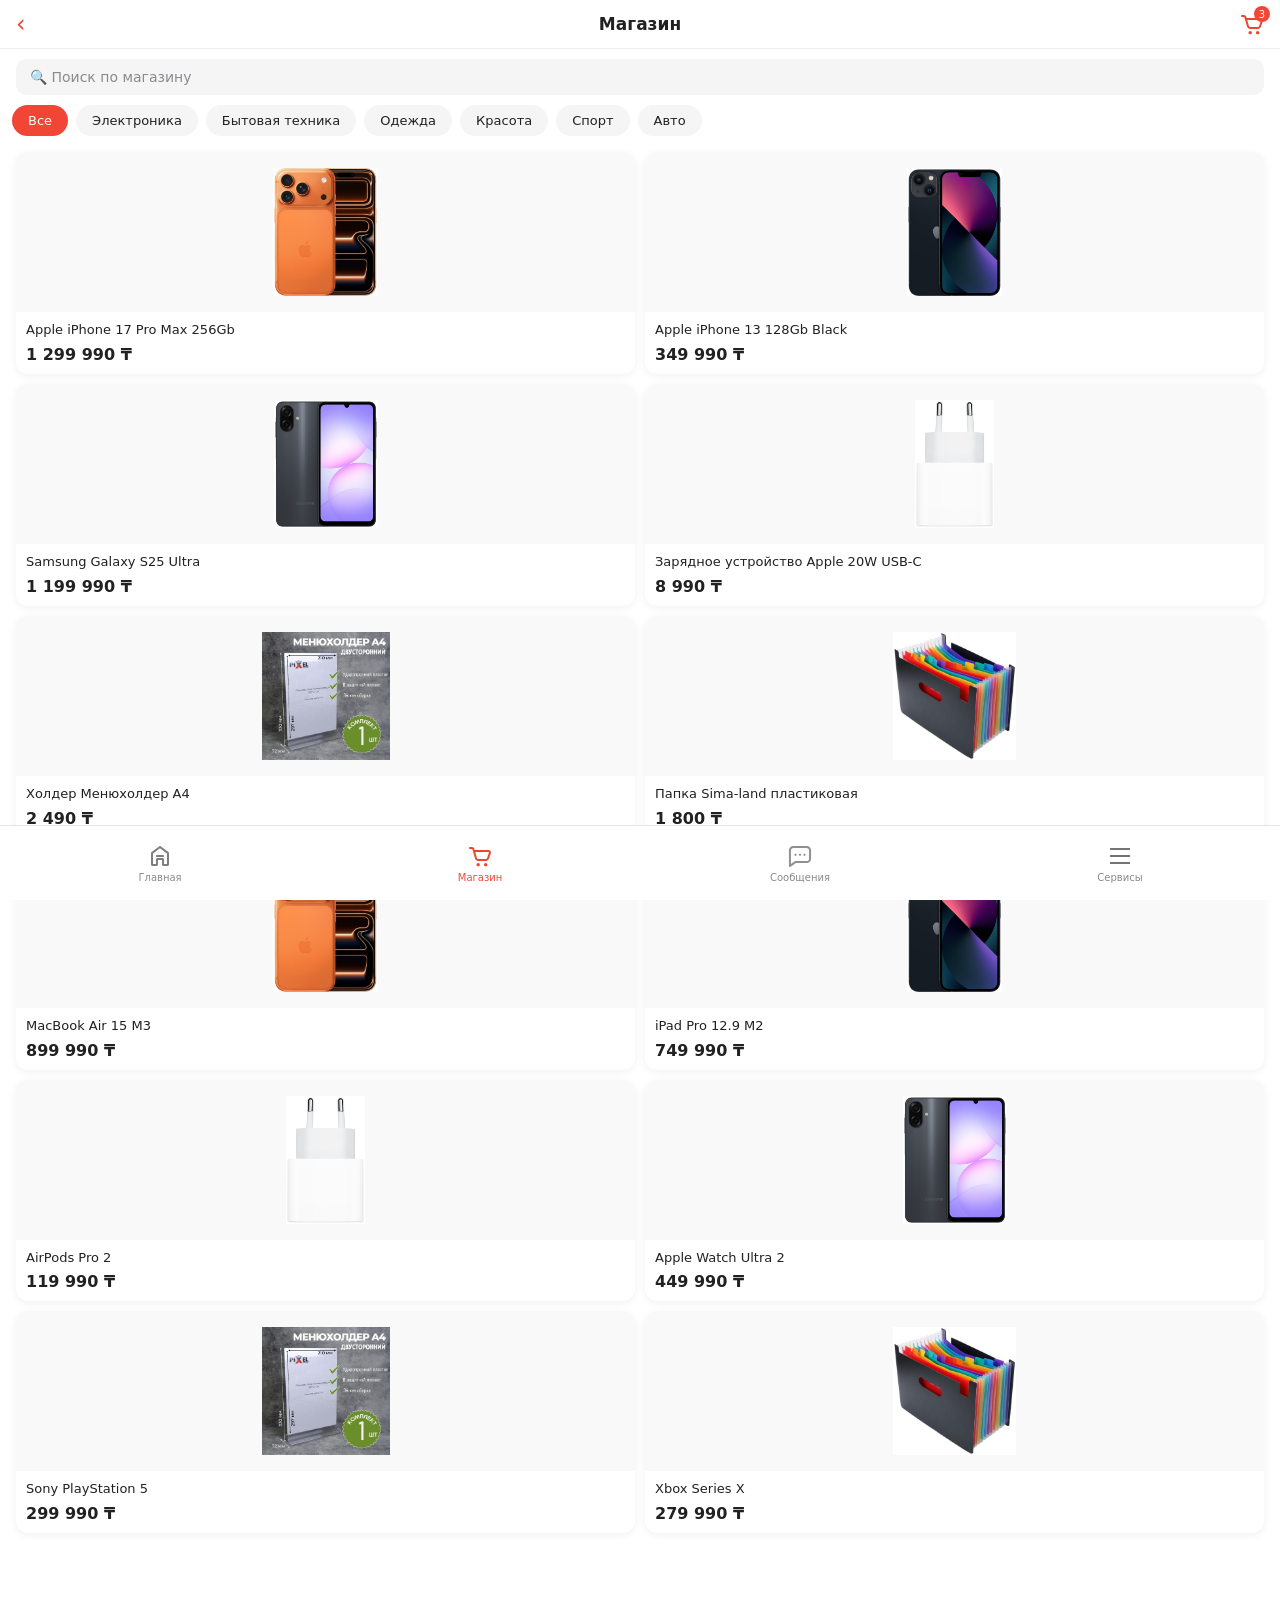
<file: magaz11.html>
<!DOCTYPE html>
<html lang="ru">
<head>
<meta charset="UTF-8">
<meta name="viewport" content="width=device-width, initial-scale=1.0, maximum-scale=5.0, user-scalable=yes">
<title>Магазин - Kaspi.kz</title>
<style>
:root { --kaspi-red: #f14635; --text-main: #212121; --text-secondary: #8a8a8e; --white: #ffffff; --border-light: #e5e5e5; }
* { box-sizing: border-box; margin: 0; padding: 0; -webkit-tap-highlight-color: transparent; }
body { font-family: -apple-system, system-ui, Helvetica, sans-serif; background: #fff; color: var(--text-main); padding-bottom: 80px; }
.header { display: flex; align-items: center; padding: 10px 16px; gap: 12px; border-bottom: 1px solid #f0f0f0; position: sticky; top: 0; background: #fff; z-index: 100; }
.header-back { font-size: 24px; color: var(--kaspi-red); text-decoration: none; cursor: pointer; width: 24px; }
.header-title { font-size: 17px; font-weight: 600; flex: 1; text-align: center; }
.header-cart { width: 24px; height: 24px; position: relative; cursor: pointer; }
.header-cart img { width: 100%; height: 100%; }
.cart-badge { position: absolute; top: -6px; right: -6px; background: var(--kaspi-red); color: #fff; font-size: 10px; min-width: 16px; height: 16px; border-radius: 50%; display: flex; align-items: center; justify-content: center; }
.search-bar { margin: 10px 16px; background: #f5f5f5; border-radius: 10px; padding: 10px 14px; display: flex; align-items: center; gap: 8px; color: #8a8a8e; font-size: 14px; }
.categories { display: flex; overflow-x: auto; padding: 0 12px; gap: 8px; scrollbar-width: none; }
.categories::-webkit-scrollbar { display: none; }
.cat-item { flex-shrink: 0; padding: 8px 16px; background: #f5f5f5; border-radius: 20px; font-size: 13px; font-weight: 500; cursor: pointer; white-space: nowrap; }
.cat-item.active { background: var(--kaspi-red); color: #fff; }
.products-grid { display: grid; grid-template-columns: 1fr 1fr; gap: 10px; padding: 16px; }
.product-card { background: #fff; border-radius: 12px; overflow: hidden; box-shadow: 0 2px 8px rgba(0,0,0,0.06); cursor: pointer; transition: transform 0.2s; }
.product-card:hover { transform: translateY(-2px); }
.product-image { width: 100%; height: 160px; background: #f9f9f9; display: flex; align-items: center; justify-content: center; }
.product-image img { max-width: 80%; max-height: 80%; object-fit: contain; }
.product-info { padding: 10px; }
.product-title { font-size: 13px; font-weight: 500; line-height: 1.3; margin-bottom: 6px; display: -webkit-box; -webkit-line-clamp: 2; -webkit-box-orient: vertical; overflow: hidden; }
.product-price { font-size: 16px; font-weight: 700; color: var(--text-main); }
.product-old-price { font-size: 12px; color: #8a8a8e; text-decoration: line-through; margin-left: 6px; }
.nav-bar { position: fixed; bottom: 0; left: 0; right: 0; height: 75px; background: #fff; border-top: 1px solid #e5e5e5; display: flex; z-index: 100; }
.nav-item { flex: 1; display: flex; flex-direction: column; align-items: center; justify-content: center; text-decoration: none; color: #8a8a8e; font-size: 10px; }
.nav-item.active { color: var(--kaspi-red); }
.nav-item img { width: 24px; height: 24px; margin-bottom: 4px; }
.red-filter { filter: invert(38%) sepia(58%) saturate(4642%) hue-rotate(346deg) brightness(96%) contrast(92%); }
.gray-filter { filter: invert(60%) sepia(0%) saturate(0%) brightness(95%) contrast(90%); }
</style>
</head>
<body>
<div class="header">
  <a href="index.html" class="header-back">‹</a>
  <div class="header-title">Магазин</div>
  <div class="header-cart"><img src="cart-500.svg" class="red-filter"><div class="cart-badge">3</div></div>
</div>
<div class="search-bar">🔍 Поиск по магазину</div>
<div class="categories">
  <div class="cat-item active">Все</div>
  <div class="cat-item">Электроника</div>
  <div class="cat-item">Бытовая техника</div>
  <div class="cat-item">Одежда</div>
  <div class="cat-item">Красота</div>
  <div class="cat-item">Спорт</div>
  <div class="cat-item">Авто</div>
</div>
<div class="products-grid" id="products"></div>
<nav class="nav-bar">
  <a href="index.html" class="nav-item"><img src="homeq.svg" class="gray-filter">Главная</a>
  <a class="nav-item active"><img src="cart-500.svg" class="red-filter">Магазин</a>
  <a class="nav-item"><img src="chat-500.svg" class="gray-filter">Сообщения</a>
  <a class="nav-item"><img src="serv.svg" class="gray-filter">Сервисы</a>
</nav>
<script>
const products = [
  {title:"Apple iPhone 17 Pro Max 256Gb", price:"1 299 990 ₸", img:"64168413.jpg"},
  {title:"Apple iPhone 13 128Gb Black", price:"349 990 ₸", img:"84378448199710.jpg"},
  {title:"Samsung Galaxy S25 Ultra", price:"1 199 990 ₸", img:"61291251.jpg"},
  {title:"Зарядное устройство Apple 20W USB-C", price:"8 990 ₸", img:"63961934823454.jpg"},
  {title:"Холдер Менюхолдер А4", price:"2 490 ₸", img:"21450051.jpg"},
  {title:"Папка Sima-land пластиковая", price:"1 800 ₸", img:"60621934.jpeg"},
  {title:"MacBook Air 15 M3", price:"899 990 ₸", img:"64168413.jpg"},
  {title:"iPad Pro 12.9 M2", price:"749 990 ₸", img:"84378448199710.jpg"},
  {title:"AirPods Pro 2", price:"119 990 ₸", img:"63961934823454.jpg"},
  {title:"Apple Watch Ultra 2", price:"449 990 ₸", img:"61291251.jpg"},
  {title:"Sony PlayStation 5", price:"299 990 ₸", img:"21450051.jpg"},
  {title:"Xbox Series X", price:"279 990 ₸", img:"60621934.jpeg"},
];
document.getElementById('products').innerHTML = products.map(p => `
  <div class="product-card" onclick="alert('Товар: ${p.title}\\nЦена: ${p.price}\\n\\nЭто демо-версия магазина.')">
    <div class="product-image"><img src="${p.img}" alt="${p.title}"></div>
    <div class="product-info">
      <div class="product-title">${p.title}</div>
      <div class="product-price">${p.price}</div>
    </div>
  </div>
`).join('');
document.querySelectorAll('.cat-item').forEach(el => el.addEventListener('click', function() {
  document.querySelectorAll('.cat-item').forEach(c => c.classList.remove('active'));
  this.classList.add('active');
}));
</script>
</body>
</html>
</file>
